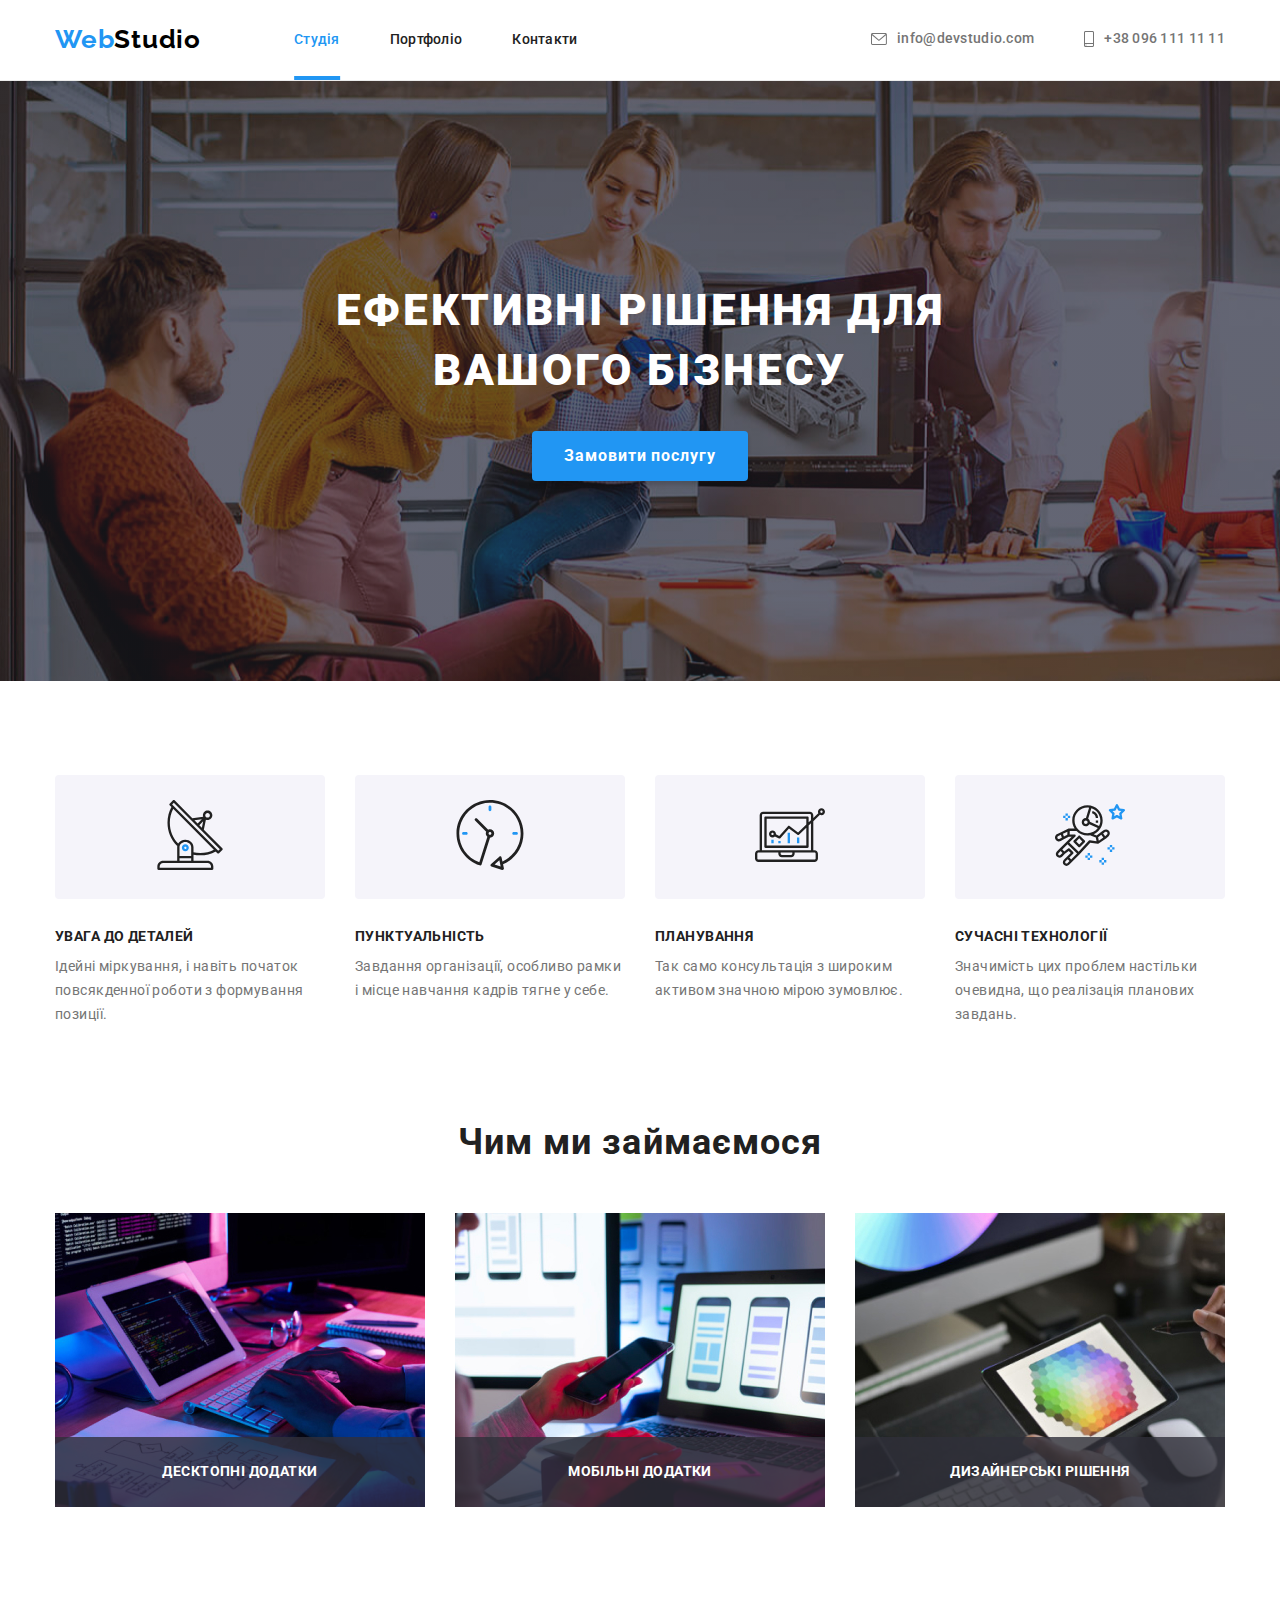
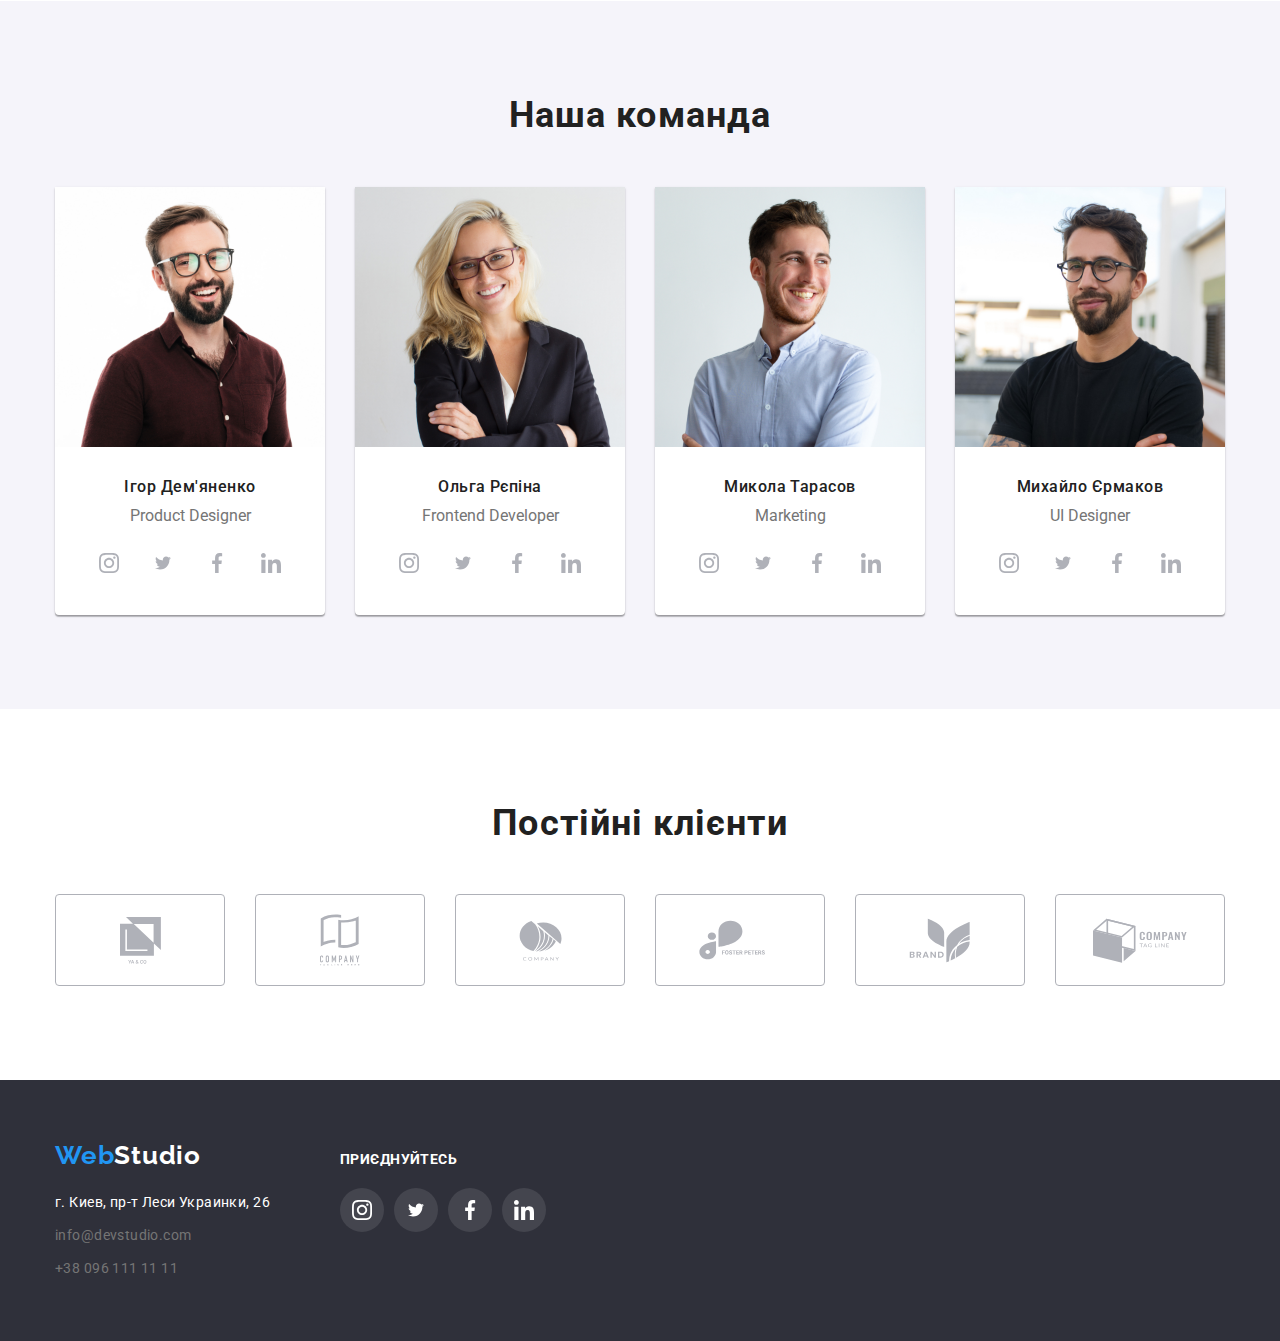
<file: index.html>
<!DOCTYPE html>
<html lang="uk">
  <head>
    <meta charset="UTF-8" />
    <meta http-equiv="X-UA-Compatible" content="IE=edge" />
    <meta name="viewport" content="width=device-width, initial-scale=1.0" />
    <link
      rel="stylesheet"
      href="https://cdnjs.cloudflare.com/ajax/libs/modern-normalize/1.1.0/modern-normalize.min.css"
    />
    <link
      href="https://fonts.googleapis.com/css2?family=Raleway:wght@700&family=Roboto:wght@400;500;700;900&display=swap"
      rel="stylesheet"
    />
    <link rel="stylesheet" href="./styles/style.css" />
    <title>Студія</title>
  </head>
  <body>
    <header class="header">
      <div class="container">
        <nav class="nav">
          <a href="./index.html" class="logo link" lang="en">
            <span class="logo-primary">Web</span
            ><span class="logo-secondary">Studio</span>
          </a>
          <ul class="site-nav list">
            <li class="item">
              <a href="./index.html" class="this-page link">Студія</a>
            </li>
            <li class="item">
              <a href="./portfolio.html" class="link">Портфоліо</a>
            </li>
            <li class="item">
              <a href="" class="link">Контакти</a>
            </li>
          </ul>
        </nav>

        <ul class="connection list">
          <li class="item">
            <a href="mailto:pochta@gmail.com" class="link">
              <svg class="connection-item-icon" height="12px" width="16px">
                <use href="./images/symbol-defs.svg#envelope"></use>
              </svg>
              info@devstudio.com</a
            >
          </li>
          <li class="item">
            <a href="tel:0961111111" class="link">
              <svg class="connection-item-icon" height="16px" width="10px">
                <use href="./images/symbol-defs.svg#smartphone"></use>
              </svg>
              +38 096 111 11 11</a
            >
          </li>
        </ul>
      </div>
    </header>

    <main>
      <section class="hero">
        <div class="container">
          <h1 class="title">Ефективні рішення для вашого бізнесу</h1>
          <button type="button" class="hero-btn" data-modal-open>
            Замовити послугу
          </button>
        </div>
      </section>

      <section class="benefits">
        <div class="container">
          <h2 hidden>Наші переваги</h2>
          <ul class="items list">
            <li class="item">
              <div class="benefits-container">
                <svg width="70" height="70">
                  <use href="./images/symbol-defs.svg#antenna"></use>
                </svg>
              </div>
              <h3 class="benefits-title">увага до деталей</h3>
              <p class="benefits-text">
                Ідейні міркування, і навіть початок повсякденної роботи з
                формування позиції.
              </p>
            </li>
            <li class="item">
              <div class="benefits-container">
                <svg width="70" height="70">
                  <use href="./images/symbol-defs.svg#clock"></use>
                </svg>
              </div>
              <h3 class="benefits-title">пунктуальність</h3>
              <p class="benefits-text">
                Завдання організації, особливо рамки і місце навчання кадрів
                тягне у себе.
              </p>
            </li>
            <li class="item">
              <div class="benefits-container">
                <svg width="70" height="70">
                  <use href="./images/symbol-defs.svg#diagram"></use>
                </svg>
              </div>
              <h3 class="benefits-title">планування</h3>
              <p class="benefits-text">
                Так само консультація з широким активом значною мірою зумовлює.
              </p>
            </li>
            <li class="item">
              <div class="benefits-container">
                <svg width="70" height="70">
                  <use href="./images/symbol-defs.svg#astronaut"></use>
                </svg>
              </div>
              <h3 class="benefits-title">сучасні технології</h3>
              <p class="benefits-text">
                Значимість цих проблем настільки очевидна, що реалізація
                планових завдань.
              </p>
            </li>
          </ul>
        </div>
      </section>

      <section class="aside">
        <div class="container">
          <h2 class="title">Чим ми займаємося</h2>
          <ul class="items list">
            <li class="item">
              <div class="aside-container">
                <img
                  src="./images/image1.jpg"
                  alt="Людина пише код"
                  width="370"
                />
                <div class="aside-text-container">
                  <p class="text">Десктопні додатки</p>
                </div>
              </div>
            </li>
            <li class="item">
              <div class="aside-container">
                <img
                  src="./images/image2.jpg"
                  alt="Людина тримає телефон та щось робить в ноутбуці"
                  width="370"
                />
                <div class="aside-text-container">
                  <p class="text">Мобільні додатки</p>
                </div>
              </div>
            </li>
            <li class="item">
              <div class="aside-container">
                <img
                  src="./images/image3.jpg"
                  alt="Людина тримає планшет на єкрані якого палітра кольорів"
                  width="370"
                />
                <div class="aside-text-container">
                  <p class="text">Дизайнерські рішення</p>
                </div>
              </div>
            </li>
          </ul>
        </div>
      </section>

      <section class="team-section">
        <div class="container">
          <h2 class="title">Наша команда</h2>
          <ul class="items list">
            <li class="box">
              <img
                class="box-img"
                src="./images/product-designer.jpg"
                alt="Ігор Дем'яненко Продакт дезайнер"
                width="270"
              />
              <h3 class="secondary-title">Ігор Дем'яненко</h3>
              <p class="text">Product Designer</p>
              <ul class="social-links list">
                <li class="item">
                  <a href="" class="link">
                    <svg class="icon" width="20" height="20">
                      <use href="./images/symbol-defs.svg#instagram"></use>
                    </svg>
                  </a>
                </li>
                <li class="item">
                  <a href="" class="link">
                    <svg class="icon" width="20" height="16">
                      <use href="./images/symbol-defs.svg#twitter"></use>
                    </svg>
                  </a>
                </li>
                <li class="item">
                  <a href="" class="link">
                    <svg class="icon" width="20" height="20">
                      <use href="./images/symbol-defs.svg#facebook"></use>
                    </svg>
                  </a>
                </li>
                <li class="item">
                  <a href="" class="link">
                    <svg class="icon" width="20" height="20">
                      <use href="./images/symbol-defs.svg#linkedin"></use>
                    </svg>
                  </a>
                </li>
              </ul>
            </li>
            <li class="box">
              <img
                class="box-img"
                src="./images/frontend-developer.jpg"
                alt="Ольга Рєпіна Фронтенд девелопер"
                width="270"
              />
              <h3 class="secondary-title">Ольга Рєпіна</h3>
              <p class="text">Frontend Developer</p>
              <ul class="social-links list">
                <li class="item">
                  <a href="" class="link">
                    <svg class="icon" width="20" height="20">
                      <use href="./images/symbol-defs.svg#instagram"></use>
                    </svg>
                  </a>
                </li>
                <li class="item">
                  <a href="" class="link">
                    <svg class="icon" width="20" height="16">
                      <use href="./images/symbol-defs.svg#twitter"></use>
                    </svg>
                  </a>
                </li>
                <li class="item">
                  <a href="" class="link">
                    <svg class="icon" width="20" height="20">
                      <use href="./images/symbol-defs.svg#facebook"></use>
                    </svg>
                  </a>
                </li>
                <li class="item">
                  <a href="" class="link">
                    <svg class="icon" width="20" height="20">
                      <use href="./images/symbol-defs.svg#linkedin"></use>
                    </svg>
                  </a>
                </li>
              </ul>
            </li>
            <li class="box">
              <img
                class="box-img"
                src="./images/mykola.jpg"
                alt="Микола Тарасов Маркетинг"
                width="270"
              />
              <h3 class="secondary-title">Микола Тарасов</h3>
              <p class="text">Marketing</p>
              <ul class="social-links list">
                <li class="item">
                  <a href="" class="link">
                    <svg class="icon" width="20" height="20">
                      <use href="./images/symbol-defs.svg#instagram"></use>
                    </svg>
                  </a>
                </li>
                <li class="item">
                  <a href="" class="link">
                    <svg class="icon" width="20" height="16">
                      <use href="./images/symbol-defs.svg#twitter"></use>
                    </svg>
                  </a>
                </li>
                <li class="item">
                  <a href="" class="link">
                    <svg class="icon" width="20" height="20">
                      <use href="./images/symbol-defs.svg#facebook"></use>
                    </svg>
                  </a>
                </li>
                <li class="item">
                  <a href="" class="link">
                    <svg class="icon" width="20" height="20">
                      <use href="./images/symbol-defs.svg#linkedin"></use>
                    </svg>
                  </a>
                </li>
              </ul>
            </li>
            <li class="box">
              <img
                class="box-img"
                src="./images/ul-designer.jpg"
                alt="Михайло Єрмаков  Ул дизайнер"
                width="270"
              />
              <h3 class="secondary-title">Михайло Єрмаков</h3>
              <p class="text">UI Designer</p>
              <ul class="social-links list">
                <li class="item">
                  <a href="" class="link">
                    <svg class="icon" width="20" height="20">
                      <use href="./images/symbol-defs.svg#instagram"></use>
                    </svg>
                  </a>
                </li>
                <li class="item">
                  <a href="" class="link">
                    <svg class="icon" width="20" height="16">
                      <use href="./images/symbol-defs.svg#twitter"></use>
                    </svg>
                  </a>
                </li>
                <li class="item">
                  <a href="" class="link">
                    <svg class="icon" width="20" height="20">
                      <use href="./images/symbol-defs.svg#facebook"></use>
                    </svg>
                  </a>
                </li>
                <li class="item">
                  <a href="" class="link">
                    <svg class="icon" width="20" height="20">
                      <use href="./images/symbol-defs.svg#linkedin"></use>
                    </svg>
                  </a>
                </li>
              </ul>
            </li>
          </ul>
        </div>
      </section>

      <section class="clients">
        <div class="container">
          <h2 class="title">Постійні клієнти</h2>
          <ul class="clients-list list">
            <li class="item">
              <a href="" class="link">
                <svg class="icon" width="41" height="47">
                  <use href="./images/symbol-defs.svg#company1"></use>
                </svg>
              </a>
            </li>
            <li class="item">
              <a href="" class="link">
                <svg class="icon" width="40" height="52">
                  <use href="./images/symbol-defs.svg#company2"></use>
                </svg>
              </a>
            </li>
            <li class="item">
              <a href="" class="link">
                <svg class="icon" width="43" height="41">
                  <use href="./images/symbol-defs.svg#company3"></use>
                </svg>
              </a>
            </li>
            <li class="item">
              <a href="" class="link">
                <svg class="icon" width="84" height="40">
                  <use href="./images/symbol-defs.svg#company4"></use>
                </svg>
              </a>
            </li>
            <li class="item">
              <a href="" class="link">
                <svg class="icon" width="62" height="45">
                  <use href="./images/symbol-defs.svg#company5"></use>
                </svg>
              </a>
            </li>
            <li class="item">
              <a href="" class="link">
                <svg class="icon" width="94" height="45">
                  <use href="./images/symbol-defs.svg#company6"></use>
                </svg>
              </a>
            </li>
          </ul>
        </div>
      </section>
    </main>

    <footer class="footer">
      <div class="container">
        <div class="footer-adres-container">
          <a href="./index.html" class="footer-logo logo link" lang="en">
            <span class="logo-primary">Web</span
            ><span class="logo-footer">Studio</span>
          </a>
          <address class="footer-adres">
            <ul class="list">
              <li class="item">
                <a
                  href="https://goo.gl/maps/CPtrU1FHBa2aNyZL9"
                  target="_blank"
                  rel="noopener noreferrer nofollow"
                  class="footer-link link"
                >
                  г. Киев, пр-т Леси Украинки, 26</a
                >
              </li>
              <li class="item">
                <a href="mailto:pochta@gmail.com" class="link"
                  >info@devstudio.com</a
                >
              </li>
              <li class="item">
                <a href="tel:0961111111" class="link">+38 096 111 11 11</a>
              </li>
            </ul>
          </address>
        </div>
        <div>
          <p class="text">приєднуйтесь</p>
          <ul class="footer-social-links list">
            <li class="item">
              <a href="" class="link">
                <svg class="icon" width="20" height="20">
                  <use href="./images/symbol-defs.svg#instagram"></use>
                </svg>
              </a>
            </li>
            <li class="item">
              <a href="" class="link">
                <svg class="icon" width="20" height="16">
                  <use href="./images/symbol-defs.svg#twitter"></use>
                </svg>
              </a>
            </li>
            <li class="item">
              <a href="" class="link">
                <svg class="icon" width="20" height="20">
                  <use href="./images/symbol-defs.svg#facebook"></use>
                </svg>
              </a>
            </li>
            <li class="item">
              <a href="" class="link">
                <svg class="icon" width="20" height="20">
                  <use href="./images/symbol-defs.svg#linkedin"></use>
                </svg>
              </a>
            </li>
          </ul>
        </div>
      </div>
    </footer>

    <div class="backdrop is-hidden" data-modal>
      <div class="modal">
        <button class="modal-button" type="button" data-modal-close>
          <svg width="18" height="18">
            <use href="./images/symbol-defs.svg#close"></use>
          </svg>
        </button>
      </div>
    </div>

    <script src="./js/modal.js"></script>
  </body>
</html>
</file>
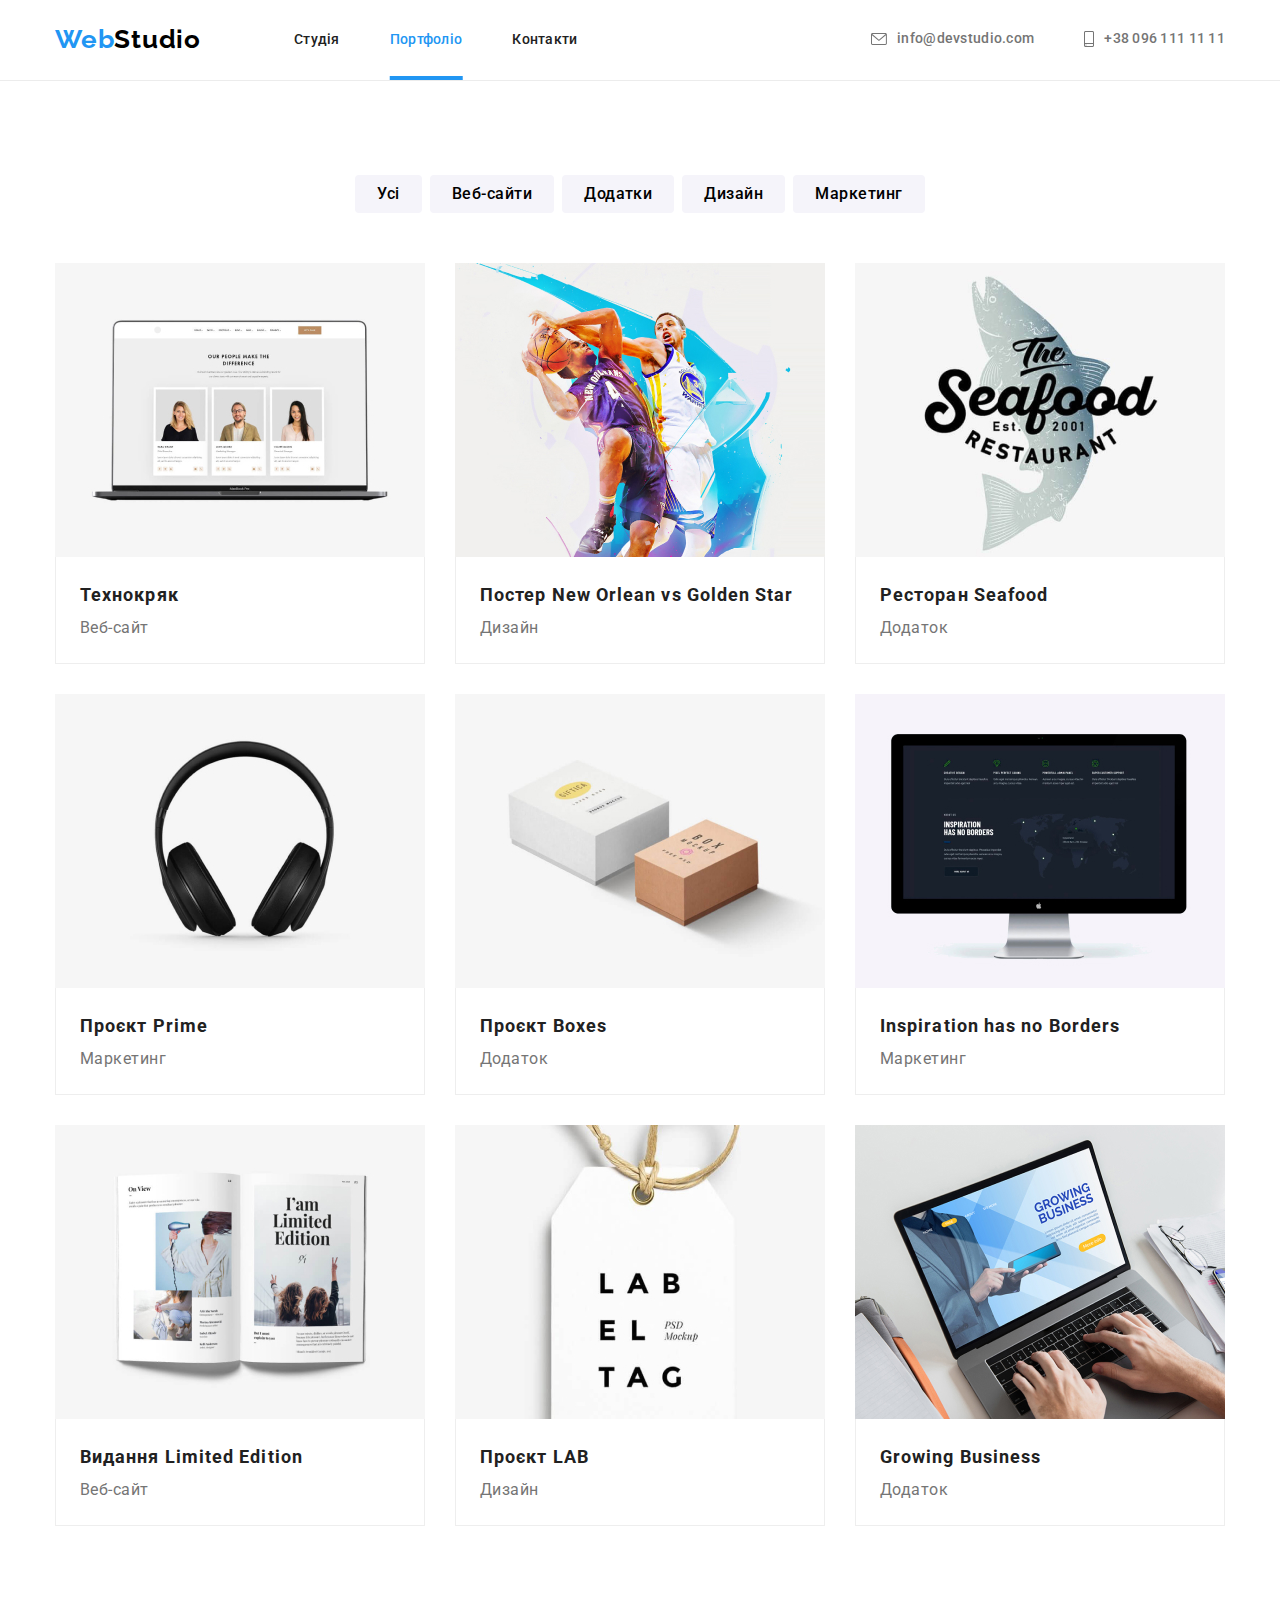
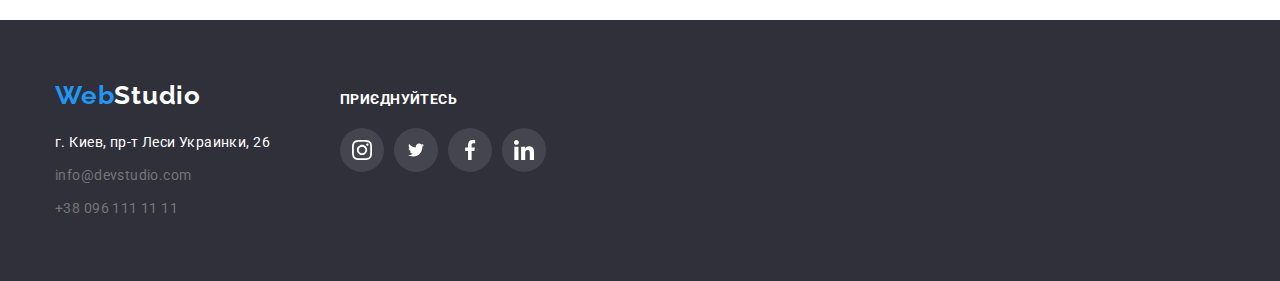
<file: portfolio.html>
<!DOCTYPE html>
<html lang="en">
  <head>
    <meta charset="UTF-8" />
    <meta http-equiv="X-UA-Compatible" content="IE=edge" />
    <meta name="viewport" content="width=device-width, initial-scale=1.0" />
    <link
      rel="stylesheet"
      href="https://cdnjs.cloudflare.com/ajax/libs/modern-normalize/1.1.0/modern-normalize.min.css"
    />
    <link
      href="https://fonts.googleapis.com/css2?family=Raleway:wght@700&family=Roboto:wght@400;500;700;900&display=swap"
      rel="stylesheet"
    />
    <link rel="stylesheet" href="./styles/style.css" />
    <title>Портфоліо</title>
  </head>
  <body>
    <header class="header">
      <div class="container">
        <nav class="nav">
          <a href="./index.html" class="logo link" lang="en">
            <span class="logo-primary">Web</span
            ><span class="logo-secondary">Studio</span>
          </a>
          <ul class="site-nav list">
            <li class="item">
              <a href="./index.html" class="link">Студія</a>
            </li>
            <li class="item">
              <a href="./portfolio.html" class="this-page link">Портфоліо</a>
            </li>
            <li class="item"><a href="" class="link">Контакти</a></li>
          </ul>
        </nav>

        <ul class="connection list">
          <li class="item">
            <a href="mailto:pochta@gmail.com" class="link">
              <svg class="connection-item-icon" height="12px" width="16px">
                <use href="./images/symbol-defs.svg#envelope"></use>
              </svg>
              info@devstudio.com</a
            >
          </li>
          <li class="item">
            <a href="tel:0961111111" class="link">
              <svg class="connection-item-icon" height="16px" width="10px">
                <use href="./images/symbol-defs.svg#smartphone"></use>
              </svg>
              +38 096 111 11 11</a
            >
          </li>
        </ul>
      </div>
    </header>

    <main>
      <section class="main">
        <div class="container">
          <h1 hidden>Наші Роботи</h1>

          <ul class="selection list items">
            <li class="item">
              <button type="button" class="portfolio-btn">Усі</button>
            </li>
            <li class="item">
              <button type="button" class="portfolio-btn">Веб-сайти</button>
            </li>
            <li class="item">
              <button type="button" class="portfolio-btn">Додатки</button>
            </li>
            <li class="item">
              <button type="button" class="portfolio-btn">Дизайн</button>
            </li>
            <li class="item">
              <button type="button" class="portfolio-btn">Маркетинг</button>
            </li>
          </ul>

          <ul class="portfolio list items">
            <li class="box">
              <a href="" class="portfolio-link link">
                <div class="img-container">
                  <img
                    src="./images/tehnokriak.jpg"
                    alt="Веб-сайт відкритий на ноутбуці"
                    width="370"
                  />
                  <div class="text-container">
                    <p class="text">
                      Ресурс пропонує комплексні пропозиції з різним рівнем
                      функціоналу та сервісів. Все це дозволить відвідувачу
                      отримати вичерпні відомості про компанію чи приватну
                      особу.
                    </p>
                  </div>
                </div>
                <div class="box-section">
                  <h2 class="title">Технокряк</h2>
                  <p class="portfolio-text">Веб-сайт</p>
                </div>
              </a>
            </li>
            <li class="box">
              <a href="" class="link">
                <div class="img-container">
                  <img
                    src="./images/new-orlean-vs-golden-star.jpg"
                    alt="Два баскетболісти"
                    width="370"
                  />
                  <div class="text-container">
                    <p class="text">
                      Ресурс пропонує комплексні пропозиції з різним рівнем
                      функціоналу та сервісів. Все це дозволить відвідувачу
                      отримати вичерпні відомості про компанію чи приватну
                      особу.
                    </p>
                  </div>
                </div>
                <div class="box-section">
                  <h2 class="title">Постер New Orlean vs Golden Star</h2>
                  <p class="portfolio-text">Дизайн</p>
                </div>
              </a>
            </li>
            <li class="box">
              <a href="" class="link">
                <div class="img-container">
                  <img
                    src="./images/seafood.jpg"
                    alt="Логотип ресторану"
                    width="370"
                  />
                  <div class="text-container">
                    <p class="text">
                      Ресурс пропонує комплексні пропозиції з різним рівнем
                      функціоналу та сервісів. Все це дозволить відвідувачу
                      отримати вичерпні відомості про компанію чи приватну
                      особу.
                    </p>
                  </div>
                </div>
                <div class="box-section">
                  <h2 class="title">Ресторан Seafood</h2>
                  <p class="portfolio-text">Додаток</p>
                </div>
              </a>
            </li>
            <li class="box">
              <a href="" class="link">
                <div class="img-container">
                  <img
                    src="./images/proekt-prime.jpg"
                    alt="Накладні навушники"
                    width="370"
                  />
                  <div class="text-container">
                    <p class="text">
                      Ресурс пропонує комплексні пропозиції з різним рівнем
                      функціоналу та сервісів. Все це дозволить відвідувачу
                      отримати вичерпні відомості про компанію чи приватну
                      особу.
                    </p>
                  </div>
                </div>
                <div class="box-section">
                  <h2 class="title">Проєкт Prime</h2>
                  <p class="portfolio-text">Маркетинг</p>
                </div>
              </a>
            </li>
            <li class="box">
              <a href="" class="link">
                <div class="img-container">
                  <img
                    src="./images/proekt-boxes.jpg"
                    alt="Дві кастованні коробки"
                    width="370"
                  />
                  <div class="text-container">
                    <p class="text">
                      Ресурс пропонує комплексні пропозиції з різним рівнем
                      функціоналу та сервісів. Все це дозволить відвідувачу
                      отримати вичерпні відомості про компанію чи приватну
                      особу.
                    </p>
                  </div>
                </div>
                <div class="box-section">
                  <h2 class="title">Проєкт Boxes</h2>
                  <p class="portfolio-text">Додаток</p>
                </div>
              </a>
            </li>
            <li class="box">
              <a href="" class="link">
                <div class="img-container">
                  <img
                    src="./images/inspiration-has-no-borders.jpg"
                    alt="Відткритий сайт на Ай мак"
                    width="370"
                  />
                  <div class="text-container">
                    <p class="text">
                      Ресурс пропонує комплексні пропозиції з різним рівнем
                      функціоналу та сервісів. Все це дозволить відвідувачу
                      отримати вичерпні відомості про компанію чи приватну
                      особу.
                    </p>
                  </div>
                </div>
                <div class="box-section">
                  <h2 class="title">Inspiration has no Borders</h2>
                  <p class="portfolio-text">Маркетинг</p>
                </div>
              </a>
            </li>
            <li class="box">
              <a href="" class="link">
                <div class="img-container">
                  <img
                    src="./images/limited-edition.jpg"
                    alt="Відкрита книга"
                    width="370"
                  />
                  <div class="text-container">
                    <p class="text">
                      Ресурс пропонує комплексні пропозиції з різним рівнем
                      функціоналу та сервісів. Все це дозволить відвідувачу
                      отримати вичерпні відомості про компанію чи приватну
                      особу.
                    </p>
                  </div>
                </div>
                <div class="box-section">
                  <h2 class="title">Видання Limited Edition</h2>
                  <p class="portfolio-text">Веб-сайт</p>
                </div>
              </a>
            </li>
            <li class="box">
              <a href="" class="link">
                <div class="img-container">
                  <img src="./images/lab.jpg" alt="Лейба на одяг" width="370" />
                  <div class="text-container">
                    <p class="text">
                      Ресурс пропонує комплексні пропозиції з різним рівнем
                      функціоналу та сервісів. Все це дозволить відвідувачу
                      отримати вичерпні відомості про компанію чи приватну
                      особу.
                    </p>
                  </div>
                </div>
                <div class="box-section">
                  <h2 class="title">Проєкт LAB</h2>
                  <p class="portfolio-text">Дизайн</p>
                </div>
              </a>
            </li>
            <li class="box">
              <a href="" class="link">
                <div class="img-container">
                  <img
                    src="./images/growing-business.jpg"
                    alt="Додаток відкритий на ноутбуці"
                    width="370"
                  />
                  <div class="text-container">
                    <p class="text">
                      Ресурс пропонує комплексні пропозиції з різним рівнем
                      функціоналу та сервісів. Все це дозволить відвідувачу
                      отримати вичерпні відомості про компанію чи приватну
                      особу.
                    </p>
                  </div>
                </div>
                <div class="box-section">
                  <h2 class="title">Growing Business</h2>
                  <p class="portfolio-text">Додаток</p>
                </div>
              </a>
            </li>
          </ul>
        </div>
      </section>
    </main>

    <footer class="footer">
      <div class="container">
        <div class="footer-adres-container">
          <a href="./index.html" class="footer-logo logo link" lang="en">
            <span class="logo-primary">Web</span
            ><span class="logo-footer">Studio</span>
          </a>
          <address class="footer-adres">
            <ul class="list">
              <li class="item">
                <a
                  href="https://goo.gl/maps/CPtrU1FHBa2aNyZL9"
                  target="_blank"
                  rel="noopener noreferrer nofollow"
                  class="footer-link link"
                >
                  г. Киев, пр-т Леси Украинки, 26</a
                >
              </li>
              <li class="item">
                <a href="mailto:pochta@gmail.com" class="link"
                  >info@devstudio.com</a
                >
              </li>
              <li class="item">
                <a href="tel:0961111111" class="link">+38 096 111 11 11</a>
              </li>
            </ul>
          </address>
        </div>
        <div>
          <p class="text">приєднуйтесь</p>
          <ul class="footer-social-links list">
            <li class="item">
              <a href="" class="link">
                <svg class="icon" width="20" height="20">
                  <use href="./images/symbol-defs.svg#instagram"></use>
                </svg>
              </a>
            </li>
            <li class="item">
              <a href="" class="link">
                <svg class="icon" width="20" height="16">
                  <use href="./images/symbol-defs.svg#twitter"></use>
                </svg>
              </a>
            </li>
            <li class="item">
              <a href="" class="link">
                <svg class="icon" width="20" height="20">
                  <use href="./images/symbol-defs.svg#facebook"></use>
                </svg>
              </a>
            </li>
            <li class="item">
              <a href="" class="link">
                <svg class="icon" width="20" height="20">
                  <use href="./images/symbol-defs.svg#linkedin"></use>
                </svg>
              </a>
            </li>
          </ul>
        </div>
      </div>
    </footer>
  </body>
</html>
</file>
<file: styles/style.css>
:root {
  --main-bg-color: #ffffff;
  --accent-bg-color: #2f303a;
  --section-bg-color: #f5f5f5;
  --team-section-bg-color: #f5f4fa;

  --main-color: #212121;
  --accent-color: #2196f3;
  --paragraf-color: #757575;
  --hero-color: #ffffff;

  --svg-color: #afb1b8;
  --main-text: Roboto;
  --additional-text: Raleway;

  --cubic: cubic-bezier(0.4, 0, 0.2, 1);
  --time: 250ms;
}

/*Основные стили на страницу*/
body {
  font-family: var(--main-text), sans-serif;
  color: var(--main-color);
  background-color: var(--main-bg-color);
}
h1,
h2,
h3,
p,
ul {
  margin: 0;
  padding-left: 0;
}
img {
  display: block;
  min-width: 100%;
  height: auto;
}
.container {
  width: 1200px;
  padding-left: 15px;
  padding-right: 15px;
  margin-left: auto;
  margin-right: auto;
}
/*Стилизация Логотипа*/
.header {
  padding-top: 24px;
  padding-bottom: 25px;
  border-bottom: 1px solid #ececec;
}

.header > .container {
  display: flex;
  justify-content: space-between;
  align-items: center;
}

.nav {
  display: flex;
  align-items: center;
}
.logo {
  margin-right: 93px;
  font-family: var(--additional-text), sans-serif;
  font-weight: 700;
  font-size: 26px;
  line-height: 1.19;
  letter-spacing: 0.03em;
}
.logo-primary {
  color: var(--accent-color);
}
.logo-secondary {
  color: #000000;
}

.logo-footer {
  color: #ffffff;
}
/*Навигация Сайта*/
.site-nav {
  display: flex;
}
.site-nav .item {
  margin-right: 50px;
}

.site-nav .item:last-child {
  margin-right: 0;
}
.site-nav .link {
  position: relative;
  color: var(--main-color);
  font-weight: 500;
  font-size: 14px;
  line-height: 1.14;
  letter-spacing: 0.02em;
  transition: color var(--time) var(--cubic);
}

.connection {
  display: flex;
}
.connection .item {
  margin-right: 50px;
}

.connection-item-icon {
  margin-right: 10px;
  transition: fill var(--time) var(--cubic);
}

.connection .item:last-child {
  margin-right: 0;
}
.connection .link {
  display: flex;
  align-items: center;
  color: var(--paragraf-color);
  fill: var(--paragraf-color);
  font-weight: 500;
  font-size: 14px;
  line-height: 1.14;
  letter-spacing: 0.02em;
  transition: color var(--time) var(--cubic);
}

.site-nav .link:hover,
.site-nav .link:focus,
.connection .link:hover,
.connection .link:focus,
.connection-item-icon:hover,
.connection-item-icon:focus {
  color: var(--accent-color);
  fill: var(--accent-color);
}

.site-nav .this-page {
  color: var(--accent-color);
}

.site-nav .this-page::after {
  content: "";
  position: absolute;
  left: 50%;
  top: 45px;
  transform: translate(-50%);
  width: 100%;
  height: 4px;
  background-color: var(--accent-color);
}
/*Общии стили для снятия лишнего с ссылок и элементов списка*/
.list {
  list-style-type: none;
}
.link {
  text-decoration: none;
}
/*Общий стиль для списков которые нужно стелать Flex-контейнером*/
.items {
  display: flex;
}

/*Стилизирую Героя*/
.hero {
  padding: 200px 0;
  margin: 0 auto;
  max-width: 1600px;
  background-color: var(--accent-bg-color);
  background-image: linear-gradient(rgba(47, 48, 58, 0.4) 0 100%),
    url(../images/hero-fon.jpg);
}

.hero .title {
  margin-bottom: 30px;
  margin-right: auto;
  margin-left: auto;
  max-width: 696px;
  font-weight: 900;
  font-size: 44px;
  line-height: 1.36;

  text-align: center;
  letter-spacing: 0.06em;
  text-transform: uppercase;
  color: var(--hero-color);
}

.hero-btn {
  border: none;
  margin-right: auto;
  margin-left: auto;
  padding: 10px 32px;
  box-shadow: 0px 4px 4px rgba(0, 0, 0, 0.15);
  border-radius: 4px;

  font-weight: 700;
  font-size: 16px;
  line-height: 30px;
  font-family: var(--main-text), sans-serif;
  display: flex;
  align-items: center;
  text-align: center;
  letter-spacing: 0.06em;

  background-color: var(--accent-color);
  color: var(--hero-color);
  cursor: pointer;
  transition: background-color var(--time) var(--cubic);
}

.hero-btn:hover,
.hero-btn:focus {
  background-color: #188ce8;
}
/*Секция со скрытым заголовком*/
.benefits {
  padding: 94px 0;
}

.benefits .item {
  width: 270px;
  margin-right: 30px;
}

.benefits-container {
  padding: 25px 100px;
  margin-bottom: 30px;
  background-color: var(--team-section-bg-color);
  border-radius: 4px;
}

.benefits .item:last-child {
  margin-right: 0;
}

.benefits-title {
  margin-bottom: 10px;
  font-size: 14px;
  line-height: 1.14;
  letter-spacing: 0.03em;
  text-transform: uppercase;
}

.benefits-text {
  font-size: 14px;
  line-height: 1.71;
  letter-spacing: 0.03em;
  color: var(--paragraf-color);
}

/*Секция с доп элементами*/
.aside {
  padding-bottom: 94px;
}

.aside .title {
  margin-bottom: 50px;
  font-size: 36px;
  line-height: 1.17;
  text-align: center;
  letter-spacing: 0.03em;
}
.aside .item {
  margin-right: 30px;
}

.aside .item:last-child {
  margin-right: 0;
}

.aside-container {
  position: relative;
}
.aside-text-container {
  position: absolute;
  bottom: 0;
  width: 100%;
  padding: 27px 0;
  background-color: rgba(47, 48, 58, 0.8);
}

.aside-text-container .text {
  color: var(--hero-color);
  font-weight: 700;
  font-size: 14px;
  line-height: 1.14;
  text-align: center;
  letter-spacing: 0.03em;
  text-transform: uppercase;
}
/*Секция с командой*/
.team-section {
  padding: 94px 0;
  background-color: var(--team-section-bg-color);
}

.team-section .title {
  margin-bottom: 50px;
  font-size: 36px;
  line-height: 1.16;
  text-align: center;
  letter-spacing: 0.03em;
}

.box {
  margin-right: 30px;
  padding-bottom: 30px;
  width: 270px;
  background-color: #ffffff;
  box-shadow: 0px 1px 3px rgba(0, 0, 0, 0.12), 0px 1px 1px rgba(0, 0, 0, 0.14),
    0px 2px 1px rgba(0, 0, 0, 0.2);
  border-radius: 0px 0px 4px 4px;
}

.team-section .icon {
  align-items: center;

  margin: auto;
}
.box:last-child {
  margin-right: 0;
}
.box-img {
  margin-bottom: 30px;
}
.team-section .secondary-title {
  margin-bottom: 10px;
  text-align: center;
  font-weight: 500;
  font-size: 16px;
  line-height: 1.19;
  letter-spacing: 0.03em;
}

.team-section .text {
  margin-bottom: 16px;
  text-align: center;
  font-size: 16px;
  line-height: 1.19;
  color: var(--paragraf-color);
}

.team-section .social-links {
  display: flex;
  justify-content: center;
  gap: 10px;
}

.social-links .item {
  display: flex;
  justify-content: center;
  width: 44px;
  height: 44px;

  fill: var(--svg-color);
}
.social-links .link {
  display: flex;
  text-align: center;
  border-radius: 50%;
  background-color: var(--main-bg-color);
  fill: var(--svg-color);
  width: 100%;
  height: 100%;
  transition: background-color var(--time) var(--cubic),
    fill var(--time) var(--cubic);
}
.social-links .link:hover,
.social-links .link:focus {
  fill: white;
  background-color: var(--accent-color);
}
/*Секция клиентов*/
.clients {
  padding: 94px 0;
}

.clients .title {
  font-weight: 700;
  font-size: 36px;
  line-height: 1.16;
  text-align: center;
  letter-spacing: 0.03em;
  margin-bottom: 50px;
}
.clients-list {
  display: flex;
  justify-content: center;
  gap: 30px;
}

.clients-list .link {
  display: flex;
  align-items: center;
  width: 170px;
  height: 92px;
  border: 1px solid;
  border-color: var(--svg-color);
  border-radius: 4px;
  fill: var(--svg-color);
  transition: fill var(--time) var(--cubic),
    border-color var(--time) var(--cubic);
}

.clients-list .icon {
  margin: auto;
}

.clients-list .link:hover,
.clients-list .link:focus {
  fill: var(--accent-color);
  border-color: var(--accent-color);
}
/*Футер*/
.footer {
  padding: 60px 0;
  background-color: var(--accent-bg-color);
}
.footer > .container {
  display: flex;
  align-items: baseline;
}

.footer-adres-container {
  margin-right: 70px;
}
.footer-logo {
  margin-right: 0;
}

.footer-adres {
  margin-top: 20px;
}
.footer-adres .item {
  margin-bottom: 9px;
}
.footer-adres .item:last-child {
  margin-bottom: 0;
}
.footer-adres .link {
  font-style: normal;
  font-size: 14px;
  line-height: 1.71;
  letter-spacing: 0.03em;
  color: var(--paragraf-color);
  transition: color var(--time) var(--cubic);
}

.footer-adres .footer-link {
  color: var(--hero-color);
}
.footer-adres .link:hover,
.footer-adres .link:focus {
  color: var(--accent-color);
}
.footer .text {
  color: var(--hero-color);
  margin-bottom: 20px;
  font-weight: 700;
  text-transform: uppercase;
  font-size: 14px;
  line-height: 1.14;
  letter-spacing: 0.03em;
}
.footer-social-links {
  display: flex;
  justify-content: center;
  gap: 10px;
}
.footer-social-links .link {
  display: flex;
  text-align: center;
  justify-content: center;
  width: 44px;
  height: 44px;
  border-radius: 50%;
  background-color: rgba(255, 255, 255, 0.1);
  fill: var(--hero-color);
  transition: background-color var(--time) var(--cubic);
}

.footer-social-links .icon {
  align-items: center;
  margin: auto;
}
.footer-social-links .link:hover,
.footer-social-links .link:focus {
  background-color: var(--accent-color);
}

/*Стили Портфолио*/
.main {
  padding-top: 94px;
  padding-bottom: 94px;
}

.selection {
  margin-bottom: 50px;
  justify-content: center;
}

.selection .item {
  margin-right: 8px;
}

.selection .item:last-child {
  margin-right: 0;
}
.portfolio.items {
  flex-wrap: wrap;
}

.portfolio-btn {
  padding: 6px 22px;
  border: none;
  border-radius: 4px;
  font-family: var(--main-text), sans-serif;
  font-weight: 500;
  font-size: 16px;
  line-height: 1.63;
  text-align: center;
  letter-spacing: 0.03em;
  background-color: var(--team-section-bg-color);
  cursor: pointer;
  transition: color var(--time) var(--cubic),
    background-color var(--time) var(--cubic),
    box-shadow var(--time) var(--cubic);
}

.portfolio-btn:focus,
.portfolio-btn:hover {
  color: var(--hero-color);
  background-color: var(--accent-color);
  box-shadow: 0px 3px 1px rgba(0, 0, 0, 0.1), 0px 1px 2px rgba(0, 0, 0, 0.08),
    0px 2px 2px rgba(0, 0, 0, 0.12);
}

.portfolio .box {
  margin-bottom: 30px;
  padding-bottom: 0;
  width: 370px;
  background-color: var(--main-bg-color);
  box-shadow: none;
}

.portfolio .box:nth-child(3n + 3) {
  margin-right: 0;
}
.portfolio .box:nth-last-child(-n + 3) {
  margin-bottom: 0;
}
.img-container {
  position: relative;
  overflow: hidden;
}

.text-container {
  position: absolute;
  padding: 63px 24px;
  width: 100%;
  background-color: rgba(33, 150, 243, 0.9);
  transition: transform var(--time) var(--cubic);
}

.text-container .text {
  font-size: 18px;
  line-height: 1.55;
  letter-spacing: 0.03em;
  color: var(--hero-color);
}

.box-section {
  padding: 20px 24px;
  border: 1px solid #eeeeee;
  border-top: none;
}

.portfolio .title {
  font-weight: 700;
  font-size: 18px;
  line-height: 36px;
  letter-spacing: 0.06em;
  color: var(--main-color);
}

.portfolio-text {
  font-size: 16px;
  line-height: 30px;
  letter-spacing: 0.03em;
  color: var(--paragraf-color);
}

.portfolio .link {
  display: block;
  transition: box-shadow var(--time) var(--cubic);
}
.portfolio .link:hover,
.portfolio .link:focus {
  box-shadow: 0px 1px 1px rgba(0, 0, 0, 0.12), 0px 4px 4px rgba(0, 0, 0, 0.06),
    1px 4px 6px rgba(0, 0, 0, 0.16);
}
.portfolio .link:hover .text-container,
.portfolio .link:focus .text-container {
  transform: translateY(-100%);
}

/*Стили модалки*/
.backdrop {
  position: fixed;
  top: 0;
  left: 0;
  height: 100%;
  width: 100%;
  background-color: rgba(0, 0, 0, 0.2);
  opacity: 1;
  transition: opacity var(--time) var(--cubic);
}

.backdrop.is-hidden {
  opacity: 0;
  pointer-events: none;
  transition: opacity var(--time) var(--cubic);
}

.backdrop.is-hidden .modal {
  transform: scale(0.9), translate(-50%, -50%);
}
.modal {
  position: absolute;
  left: 50%;
  top: 50%;
  transform: scale(1) translate(-50%, -50%);
  padding: 8px;
  min-width: 528px;
  min-height: 581px;
  background-color: var(--main-bg-color);
  transition: transform var(--time) var(--cubic);
}

.modal-button {
  width: 30px;
  height: 30px;
  display: flex;
  justify-content: center;
  padding: 6px;
  margin-left: auto;
  background-color: var(--main-bg-color);
  border: 1px solid var(--svg-color);
  border-radius: 15px;
  cursor: pointer;
}
</file>
